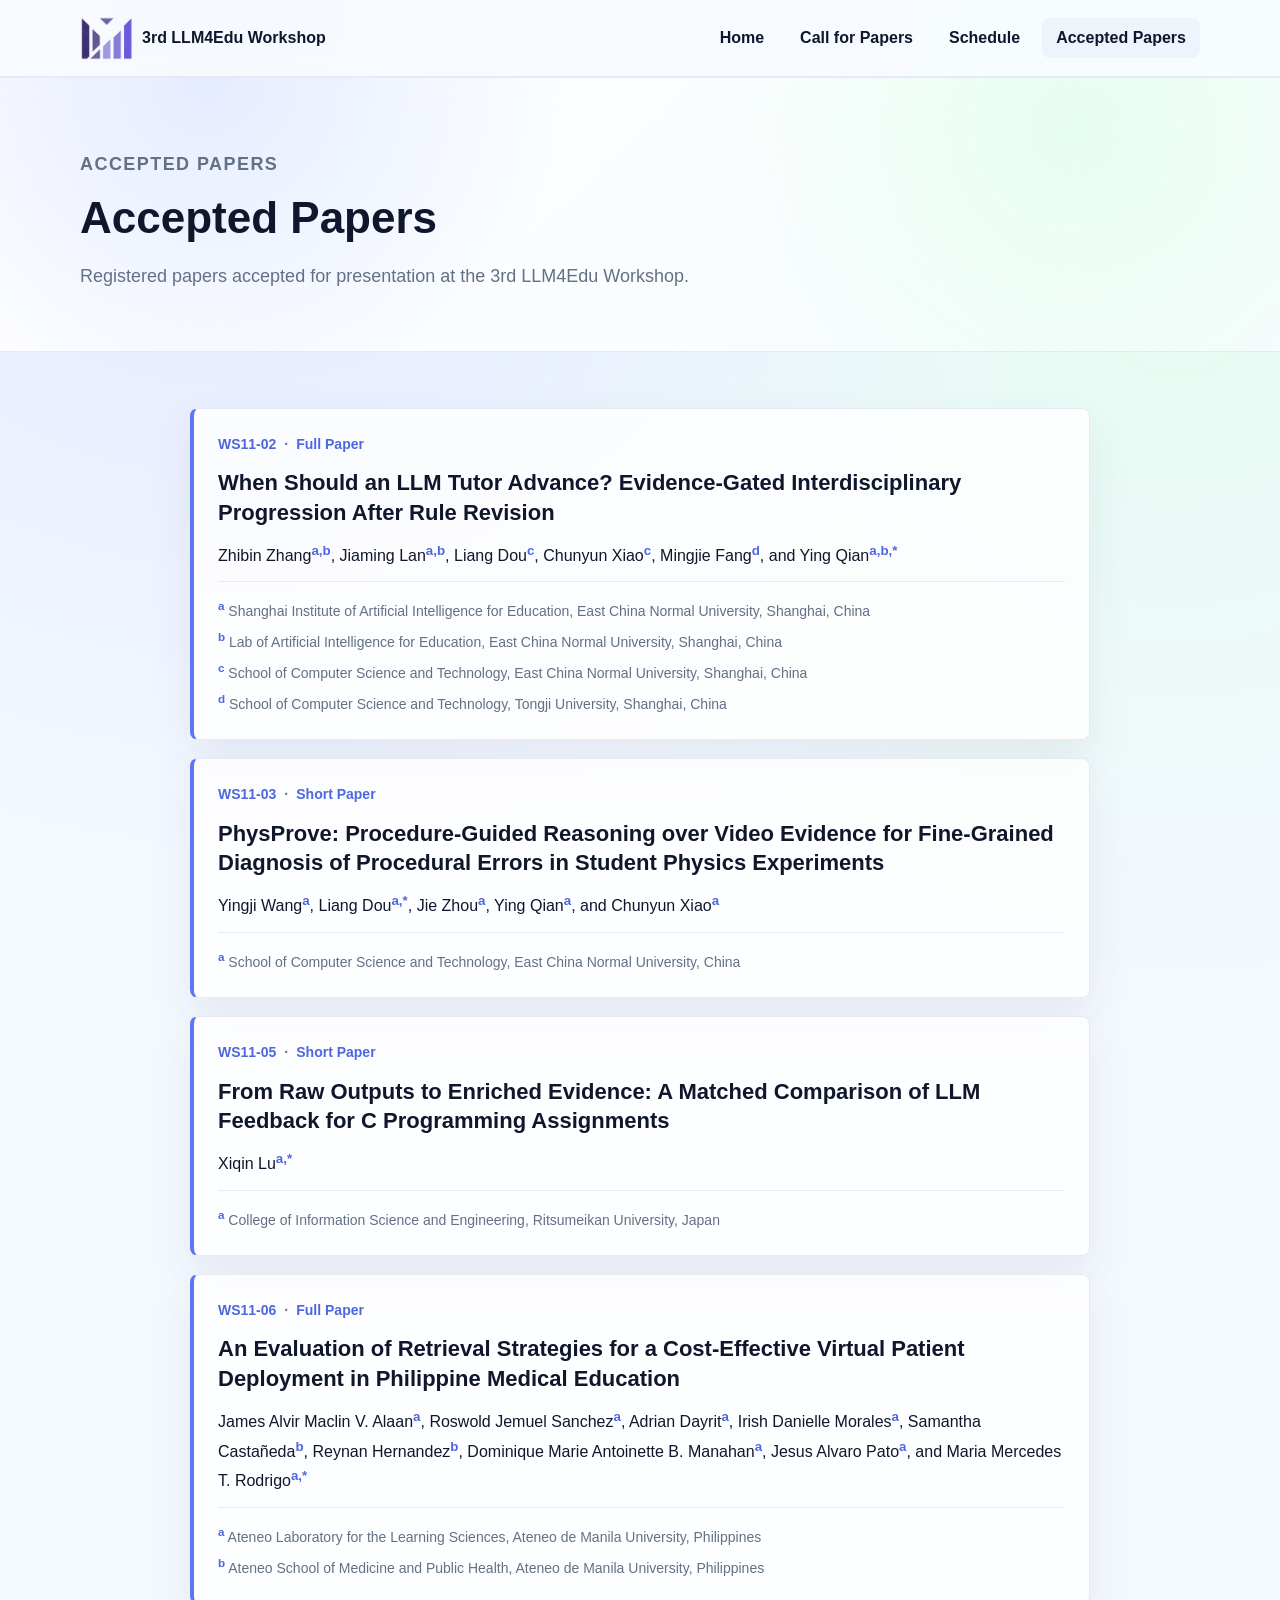
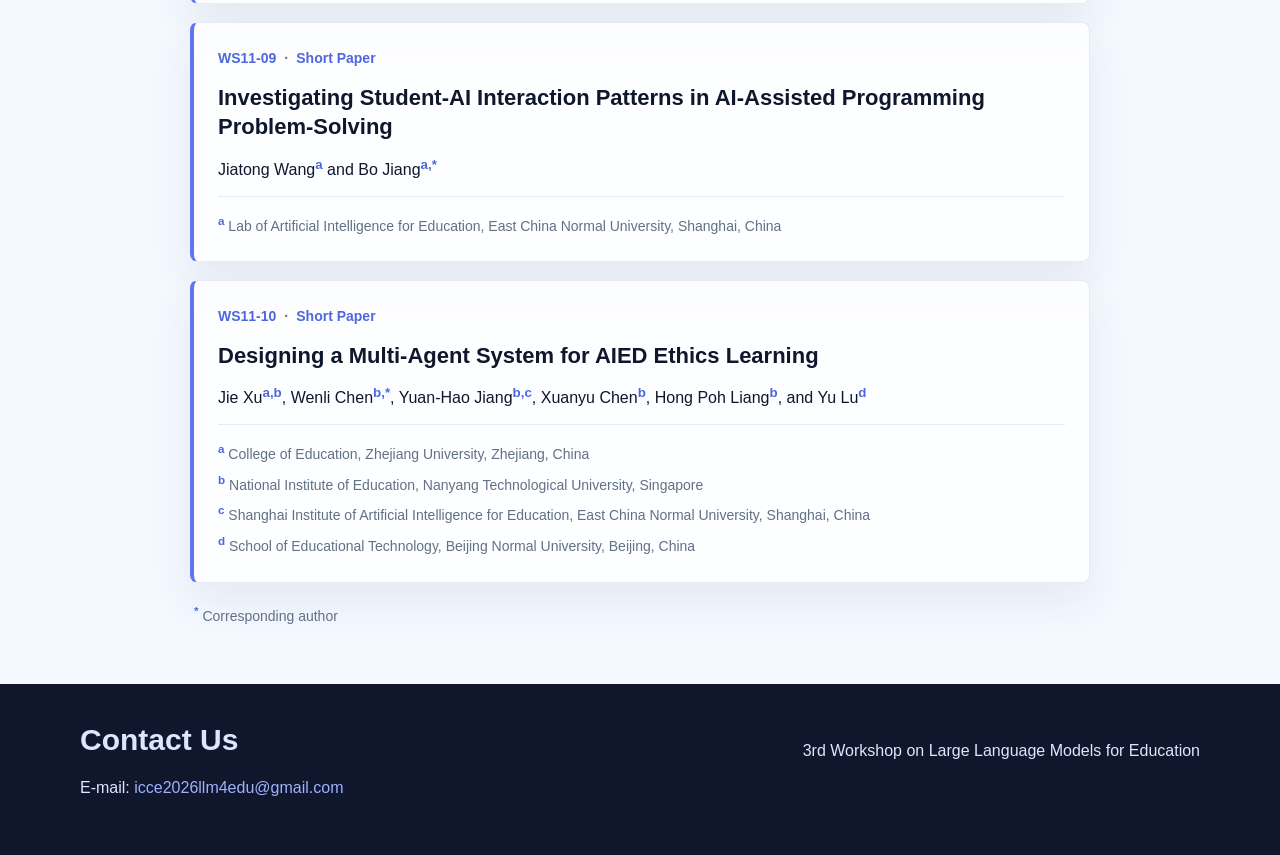
<file: acceptence.html>
<!DOCTYPE html>

<html lang="en">
  <head>
    <meta charset="utf-8" />
    <meta name="viewport" content="width=device-width, initial-scale=1" />
    <title>Accepted Papers | 3rd LLM4Edu Workshop</title>
    <link rel="stylesheet" href="assets/css/main.css" />
  </head>
  <body>
    <header class="site-header">
      <div class="container header-inner">
        <a class="brand" href="index.html" aria-label="LLM4Edu home">
          <img src="images/icce2026logo.png" alt="ICCE 2026" />
          <span>3rd LLM4Edu Workshop</span>
        </a>
        <button class="nav-toggle" type="button" aria-label="Open menu" aria-expanded="false" data-nav-toggle>
          &#9776;
        </button>
        <nav class="site-nav" data-nav>
          <a href="index.html">Home</a>
          <a href="call.html">Call for Papers</a>
          <a href="schedule.html">Schedule</a>
          <a href="acceptence.html" aria-current="page">Accepted Papers</a>
        </nav>
      </div>
    </header>

    <main>
      <section class="hero">
        <div class="container">
          <p class="eyebrow">Accepted Papers</p>
          <h1>Accepted Papers</h1>
          <p>Registered papers accepted for presentation at the 3rd LLM4Edu Workshop.</p>
        </div>
      </section>
    
      <section class="section">
        <div class="container content-narrow">
          <div class="accepted-papers" aria-label="List of accepted papers">
            <article class="paper-card">
              <div class="paper-meta">
                <span>WS11-02</span>
                <span>Full Paper</span>
              </div>
              <h2>When Should an LLM Tutor Advance? Evidence-Gated Interdisciplinary Progression After Rule Revision</h2>
              <p class="paper-authors">Zhibin Zhang<sup>a,b</sup>, Jiaming Lan<sup>a,b</sup>, Liang Dou<sup>c</sup>, Chunyun Xiao<sup>c</sup>, Mingjie Fang<sup>d</sup>, and Ying Qian<sup>a,b,*</sup></p>
              <ol class="paper-affiliations">
                <li><sup>a</sup> Shanghai Institute of Artificial Intelligence for Education, East China Normal University, Shanghai, China</li>
                <li><sup>b</sup> Lab of Artificial Intelligence for Education, East China Normal University, Shanghai, China</li>
                <li><sup>c</sup> School of Computer Science and Technology, East China Normal University, Shanghai, China</li>
                <li><sup>d</sup> School of Computer Science and Technology, Tongji University, Shanghai, China</li>
              </ol>
            </article>

            <article class="paper-card">
              <div class="paper-meta">
                <span>WS11-03</span>
                <span>Short Paper</span>
              </div>
              <h2>PhysProve: Procedure-Guided Reasoning over Video Evidence for Fine-Grained Diagnosis of Procedural Errors in Student Physics Experiments</h2>
              <p class="paper-authors">Yingji Wang<sup>a</sup>, Liang Dou<sup>a,*</sup>, Jie Zhou<sup>a</sup>, Ying Qian<sup>a</sup>, and Chunyun Xiao<sup>a</sup></p>
              <ol class="paper-affiliations">
                <li><sup>a</sup> School of Computer Science and Technology, East China Normal University, China</li>
              </ol>
            </article>

            <article class="paper-card">
              <div class="paper-meta">
                <span>WS11-05</span>
                <span>Short Paper</span>
              </div>
              <h2>From Raw Outputs to Enriched Evidence: A Matched Comparison of LLM Feedback for C Programming Assignments</h2>
              <p class="paper-authors">Xiqin Lu<sup>a,*</sup></p>
              <ol class="paper-affiliations">
                <li><sup>a</sup> College of Information Science and Engineering, Ritsumeikan University, Japan</li>
              </ol>
            </article>

            <article class="paper-card">
              <div class="paper-meta">
                <span>WS11-06</span>
                <span>Full Paper</span>
              </div>
              <h2>An Evaluation of Retrieval Strategies for a Cost-Effective Virtual Patient Deployment in Philippine Medical Education</h2>
              <p class="paper-authors">James Alvir Maclin V. Alaan<sup>a</sup>, Roswold Jemuel Sanchez<sup>a</sup>, Adrian Dayrit<sup>a</sup>, Irish Danielle Morales<sup>a</sup>, Samantha Casta&ntilde;eda<sup>b</sup>, Reynan Hernandez<sup>b</sup>, Dominique Marie Antoinette B. Manahan<sup>a</sup>, Jesus Alvaro Pato<sup>a</sup>, and Maria Mercedes T. Rodrigo<sup>a,*</sup></p>
              <ol class="paper-affiliations">
                <li><sup>a</sup> Ateneo Laboratory for the Learning Sciences, Ateneo de Manila University, Philippines</li>
                <li><sup>b</sup> Ateneo School of Medicine and Public Health, Ateneo de Manila University, Philippines</li>
              </ol>
            </article>

            <article class="paper-card">
              <div class="paper-meta">
                <span>WS11-09</span>
                <span>Short Paper</span>
              </div>
              <h2>Investigating Student-AI Interaction Patterns in AI-Assisted Programming Problem-Solving</h2>
              <p class="paper-authors">Jiatong Wang<sup>a</sup> and Bo Jiang<sup>a,*</sup></p>
              <ol class="paper-affiliations">
                <li><sup>a</sup> Lab of Artificial Intelligence for Education, East China Normal University, Shanghai, China</li>
              </ol>
            </article>

            <article class="paper-card">
              <div class="paper-meta">
                <span>WS11-10</span>
                <span>Short Paper</span>
              </div>
              <h2>Designing a Multi-Agent System for AIED Ethics Learning</h2>
              <p class="paper-authors">Jie Xu<sup>a,b</sup>, Wenli Chen<sup>b,*</sup>, Yuan-Hao Jiang<sup>b,c</sup>, Xuanyu Chen<sup>b</sup>, Hong Poh Liang<sup>b</sup>, and Yu Lu<sup>d</sup></p>
              <ol class="paper-affiliations">
                <li><sup>a</sup> College of Education, Zhejiang University, Zhejiang, China</li>
                <li><sup>b</sup> National Institute of Education, Nanyang Technological University, Singapore</li>
                <li><sup>c</sup> Shanghai Institute of Artificial Intelligence for Education, East China Normal University, Shanghai, China</li>
                <li><sup>d</sup> School of Educational Technology, Beijing Normal University, Beijing, China</li>
              </ol>
            </article>
          </div>
          <p class="corresponding-note"><sup>*</sup> Corresponding author</p>
        </div>
      </section>
    </main>
    
    <footer class="site-footer">
      <div class="container footer-grid">
        <div>
          <h2>Contact Us</h2>
          <p>E-mail: <a href="mailto:icce2026llm4edu@gmail.com">icce2026llm4edu@gmail.com</a></p>
        </div>
        <p>3rd Workshop on Large Language Models for Education</p>
      </div>
    </footer>
    
    <script src="assets/js/main.js"></script>

</body>
</html>
</file>
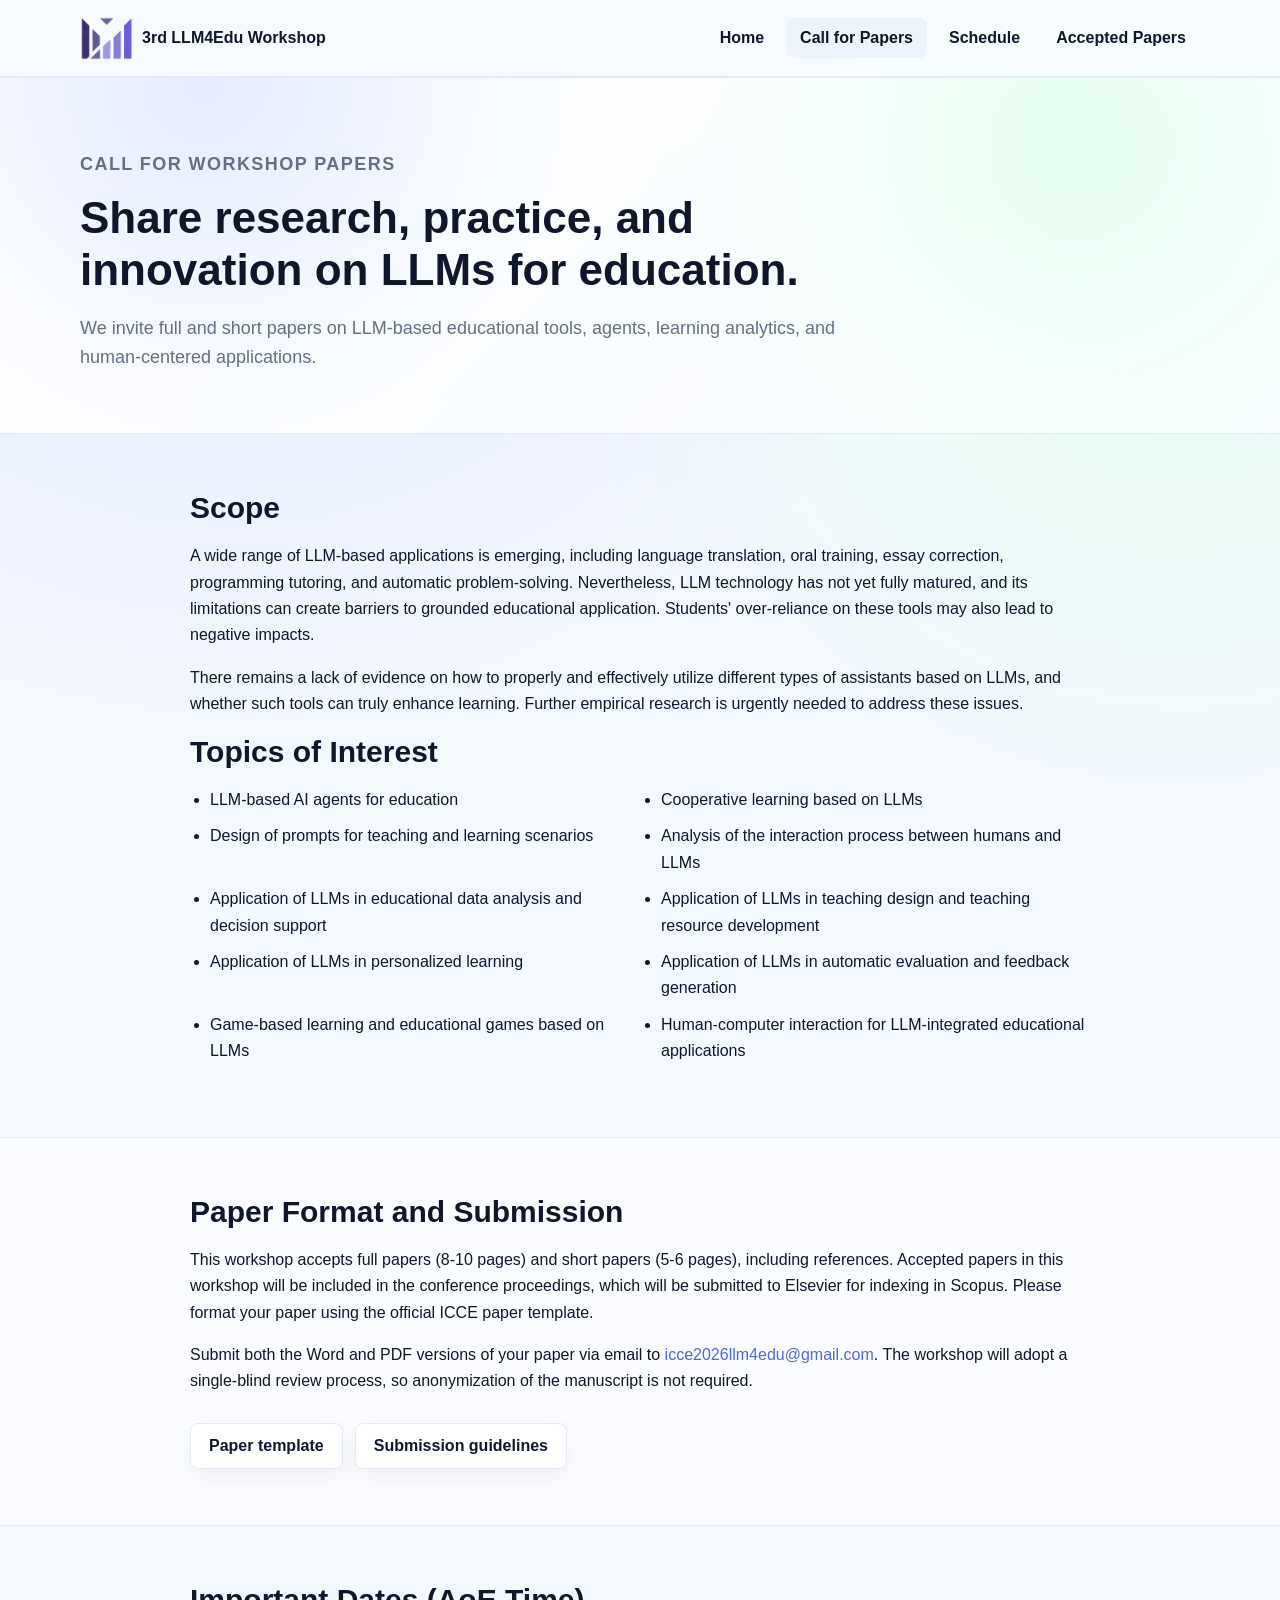
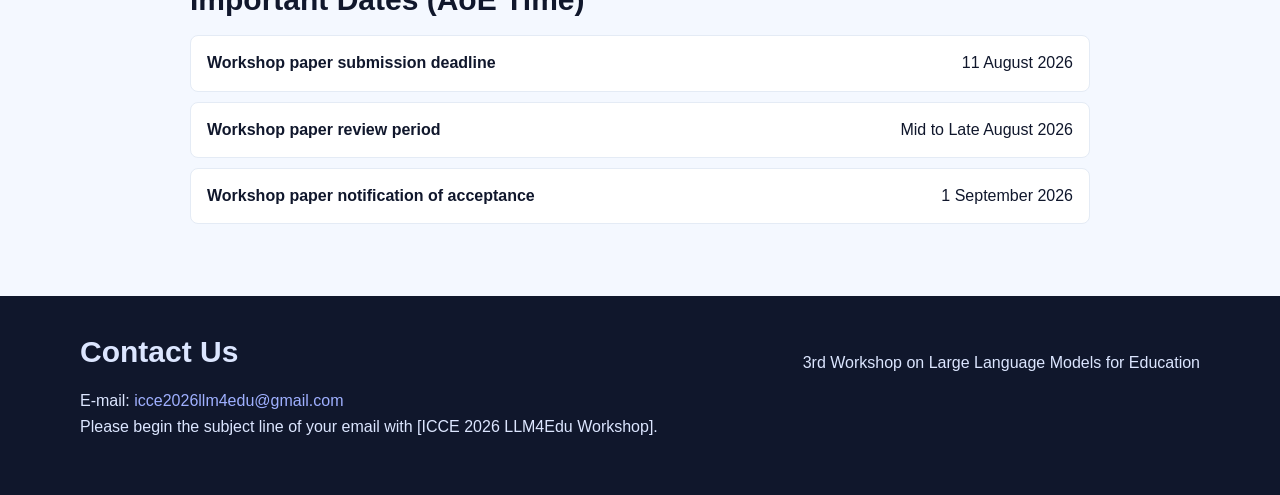
<file: call.html>
<!DOCTYPE html>
<html lang="en">
  <head>
    <meta charset="utf-8" />
    <meta name="viewport" content="width=device-width, initial-scale=1" />
    <title>Call for Papers | 3rd LLM4Edu Workshop</title>
    <link rel="stylesheet" href="assets/css/main.css" />
  </head>
  <body>
    <header class="site-header">
      <div class="container header-inner">
        <a class="brand" href="index.html" aria-label="LLM4Edu home">
          <img src="images/icce2026logo.png" alt="ICCE 2026" />
          <span>3rd LLM4Edu Workshop</span>
        </a>
        <button class="nav-toggle" type="button" aria-label="Open menu" aria-expanded="false" data-nav-toggle>
          &#9776;
        </button>
        <nav class="site-nav" data-nav>
          <a href="index.html">Home</a>
          <a href="call.html" aria-current="page">Call for Papers</a>
          <a href="schedule.html">Schedule</a>
          <a href="acceptence.html">Accepted Papers</a>
        </nav>
      </div>
    </header>

    <main>
      <section class="hero">
        <div class="container">
          <p class="eyebrow">Call for Workshop Papers</p>
          <h1>Share research, practice, and innovation on LLMs for education.</h1>
          <p>
            We invite full and short papers on LLM-based educational tools, agents, learning analytics, and
            human-centered applications.
          </p>
        </div>
      </section>

      <section class="section">
        <div class="container content-narrow">
          <h2>Scope</h2>
          <p>
            A wide range of LLM-based applications is emerging, including language translation, oral training, essay
            correction, programming tutoring, and automatic problem-solving. Nevertheless, LLM technology has not yet
            fully matured, and its limitations can create barriers to grounded educational application. Students'
            over-reliance on these tools may also lead to negative impacts.
          </p>
          <p>
            There remains a lack of evidence on how to properly and effectively utilize different types of assistants
            based on LLMs, and whether such tools can truly enhance learning. Further empirical research is urgently
            needed to address these issues.
          </p>

          <h2>Topics of Interest</h2>
          <ul class="topic-list">
            <li>LLM-based AI agents for education</li>
            <li>Cooperative learning based on LLMs</li>
            <li>Design of prompts for teaching and learning scenarios</li>
            <li>Analysis of the interaction process between humans and LLMs</li>
            <li>Application of LLMs in educational data analysis and decision support</li>
            <li>Application of LLMs in teaching design and teaching resource development</li>
            <li>Application of LLMs in personalized learning</li>
            <li>Application of LLMs in automatic evaluation and feedback generation</li>
            <li>Game-based learning and educational games based on LLMs</li>
            <li>Human-computer interaction for LLM-integrated educational applications</li>
          </ul>
        </div>
      </section>

      <section class="section alt">
        <div class="container content-narrow">
          <h2>Paper Format and Submission</h2>
          <p>
            This workshop accepts full papers (8-10 pages) and short papers (5-6 pages), including references.
            Accepted papers in this workshop will be included in the conference proceedings, which will be submitted
            to Elsevier for indexing in Scopus. Please format your paper using the official ICCE paper template.
          </p>
          <p>
            Submit both the Word and PDF versions of your paper via email to
            <a href="mailto:icce2026llm4edu@gmail.com">icce2026llm4edu@gmail.com</a>. The workshop will adopt a
            single-blind review process, so anonymization of the manuscript is not required.
          </p>
          <div class="button-row">
            <a class="button secondary" href="https://icce2026.csse.canterbury.ac.nz/wp-content/uploads/2026/03/ICCE2026_PaperTemplate.doc">Paper template</a>
            <a class="button secondary" href="https://icce2026.csse.canterbury.ac.nz/wp-content/uploads/2026/03/ICCE2026_SubmissionGuidelines.doc">Submission guidelines</a>
          </div>
        </div>
      </section>

      <section class="section">
        <div class="container content-narrow">
          <h2>Important Dates (AoE Time)</h2>
          <ul class="dates-list">
            <li><strong>Workshop paper submission deadline</strong><span>11 August 2026</span></li>
            <li><strong>Workshop paper review period</strong><span>Mid to Late August 2026</span></li>
            <li><strong>Workshop paper notification of acceptance</strong><span>1 September 2026</span></li>
          </ul>
        </div>
      </section>
    </main>

    <footer class="site-footer">
      <div class="container footer-grid">
        <div>
          <h2>Contact Us</h2>
          <p>
            E-mail: <a href="mailto:icce2026llm4edu@gmail.com">icce2026llm4edu@gmail.com</a><br />
            Please begin the subject line of your email with [ICCE 2026 LLM4Edu Workshop].
          </p>
        </div>
        <p>3rd Workshop on Large Language Models for Education</p>
      </div>
    </footer>

    <script src="assets/js/main.js"></script>
  </body>
</html>
</file>
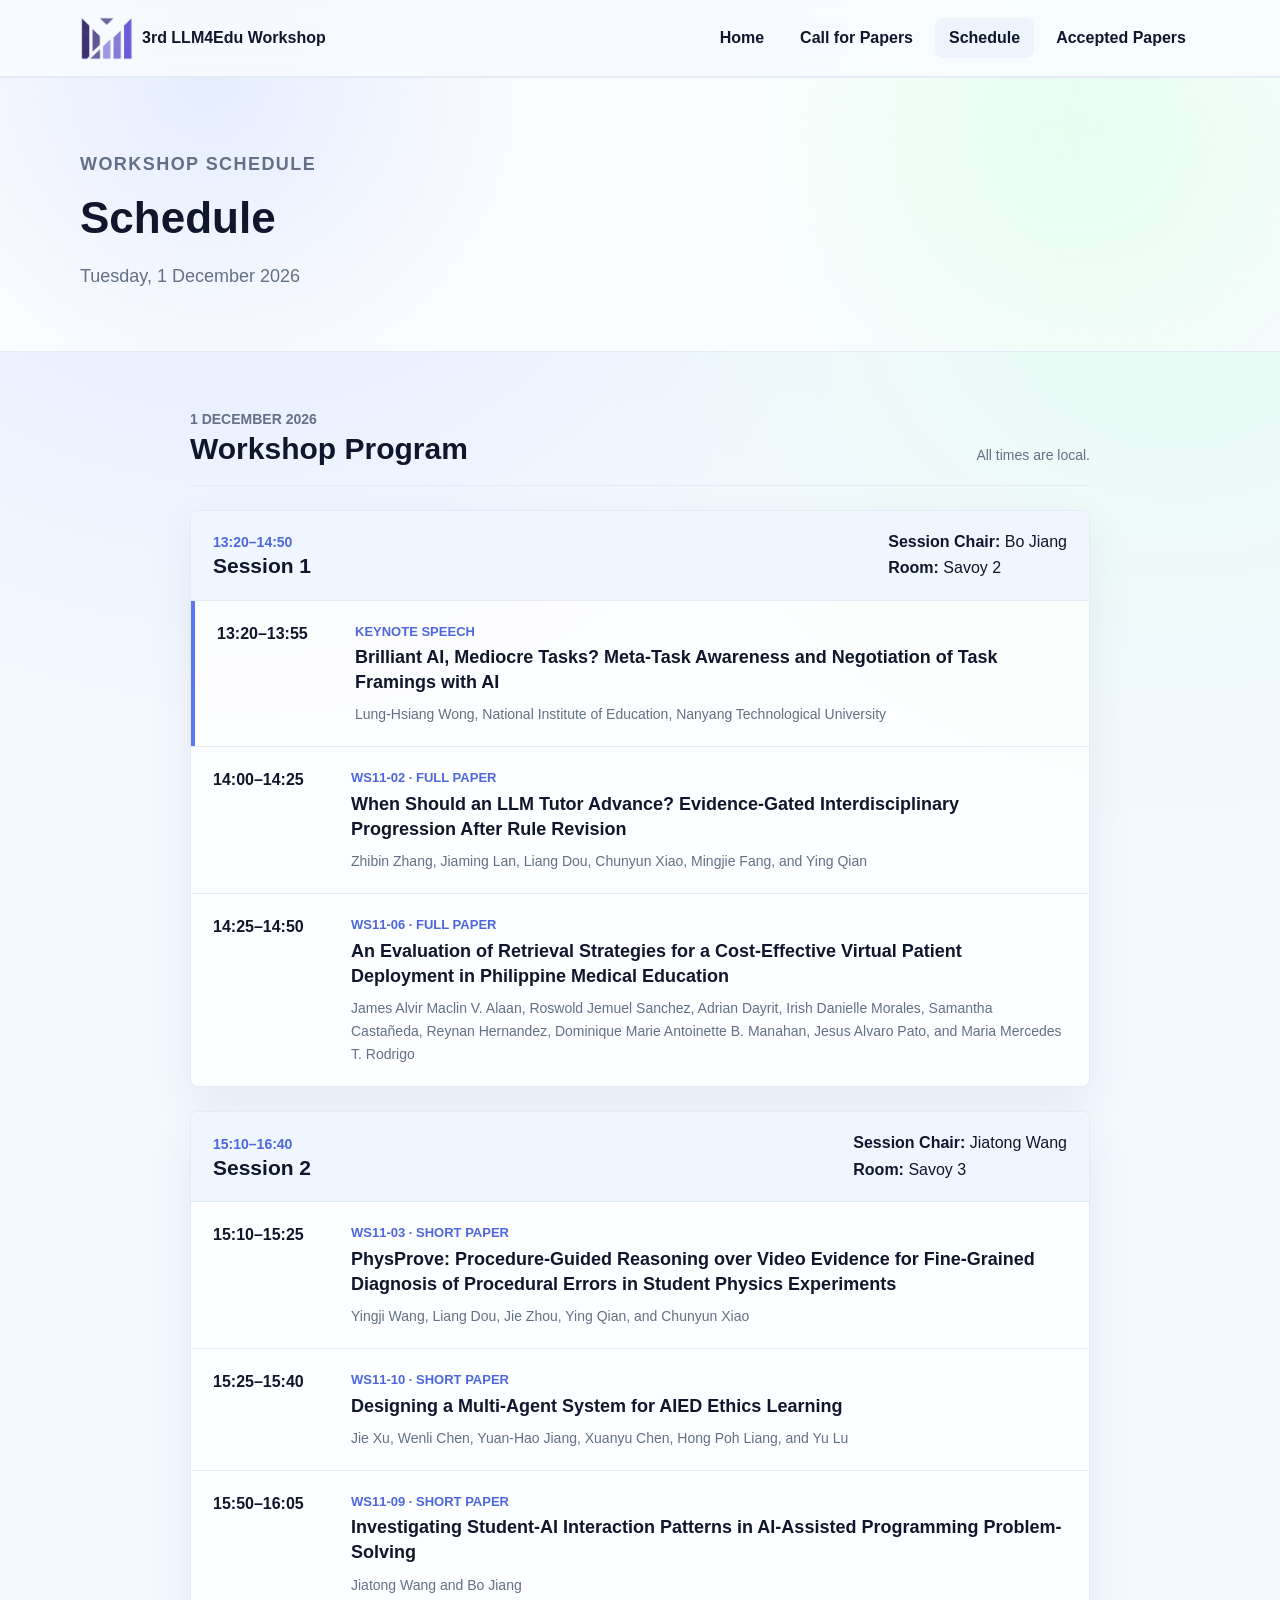
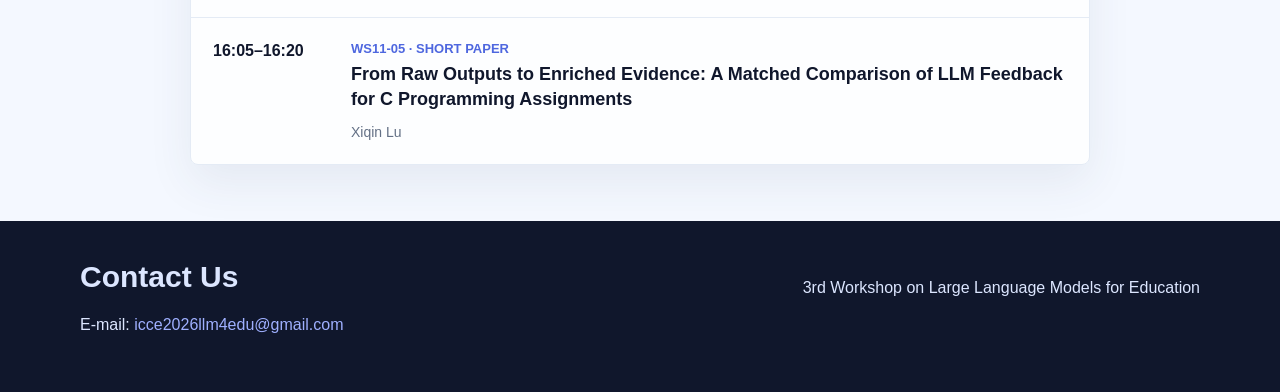
<file: schedule.html>
<!DOCTYPE html>

<html lang="en">
  <head>
    <meta charset="utf-8" />
    <meta name="viewport" content="width=device-width, initial-scale=1" />
    <title>Schedule | 3rd LLM4Edu Workshop</title>
    <link rel="stylesheet" href="assets/css/main.css" />
  </head>
  <body>
    <header class="site-header">
      <div class="container header-inner">
        <a class="brand" href="index.html" aria-label="LLM4Edu home">
          <img src="images/icce2026logo.png" alt="ICCE 2026" />
          <span>3rd LLM4Edu Workshop</span>
        </a>
        <button class="nav-toggle" type="button" aria-label="Open menu" aria-expanded="false" data-nav-toggle>
          &#9776;
        </button>
        <nav class="site-nav" data-nav>
          <a href="index.html">Home</a>
          <a href="call.html">Call for Papers</a>
          <a href="schedule.html" aria-current="page">Schedule</a>
          <a href="acceptence.html">Accepted Papers</a>
        </nav>
      </div>
    </header>

    <main>
      <section class="hero">
        <div class="container">
          <p class="eyebrow">Workshop Schedule</p>
          <h1>Schedule</h1>
          <p>Tuesday, 1 December 2026</p>
        </div>
      </section>
    
      <section class="section">
        <div class="container content-narrow">
          <div class="schedule-day">
            <div class="schedule-heading">
              <div>
                <p class="schedule-date">1 December 2026</p>
                <h2>Workshop Program</h2>
              </div>
              <p>All times are local.</p>
            </div>

            <section class="schedule-session" aria-labelledby="session-one-title">
              <header class="session-header">
                <div>
                  <p class="session-time">13:20–14:50</p>
                  <h3 id="session-one-title">Session 1</h3>
                </div>
                <p><strong>Session Chair:</strong> Bo Jiang<br /><strong>Room:</strong> Savoy 2</p>
              </header>

              <div class="schedule-items">
                <article class="schedule-item keynote-item">
                  <time datetime="2026-12-01T13:20">13:20–13:55</time>
                  <div>
                    <p class="schedule-label">Keynote Speech</p>
                    <h4>Brilliant AI, Mediocre Tasks? Meta-Task Awareness and Negotiation of Task Framings with AI</h4>
                    <p class="schedule-authors">Lung-Hsiang Wong, National Institute of Education, Nanyang Technological University</p>
                  </div>
                </article>

                <article class="schedule-item">
                  <time datetime="2026-12-01T14:00">14:00–14:25</time>
                  <div>
                    <p class="schedule-label">WS11-02 · Full Paper</p>
                    <h4>When Should an LLM Tutor Advance? Evidence-Gated Interdisciplinary Progression After Rule Revision</h4>
                    <p class="schedule-authors">Zhibin Zhang, Jiaming Lan, Liang Dou, Chunyun Xiao, Mingjie Fang, and Ying Qian</p>
                  </div>
                </article>

                <article class="schedule-item">
                  <time datetime="2026-12-01T14:25">14:25–14:50</time>
                  <div>
                    <p class="schedule-label">WS11-06 · Full Paper</p>
                    <h4>An Evaluation of Retrieval Strategies for a Cost-Effective Virtual Patient Deployment in Philippine Medical Education</h4>
                    <p class="schedule-authors">James Alvir Maclin V. Alaan, Roswold Jemuel Sanchez, Adrian Dayrit, Irish Danielle Morales, Samantha Casta&ntilde;eda, Reynan Hernandez, Dominique Marie Antoinette B. Manahan, Jesus Alvaro Pato, and Maria Mercedes T. Rodrigo</p>
                  </div>
                </article>
              </div>
            </section>

            <section class="schedule-session" aria-labelledby="session-two-title">
              <header class="session-header">
                <div>
                  <p class="session-time">15:10–16:40</p>
                  <h3 id="session-two-title">Session 2</h3>
                </div>
                <p><strong>Session Chair:</strong> Jiatong Wang<br /><strong>Room:</strong> Savoy 3</p>
              </header>

              <div class="schedule-items">
                <article class="schedule-item">
                  <time datetime="2026-12-01T15:10">15:10–15:25</time>
                  <div>
                    <p class="schedule-label">WS11-03 · Short Paper</p>
                    <h4>PhysProve: Procedure-Guided Reasoning over Video Evidence for Fine-Grained Diagnosis of Procedural Errors in Student Physics Experiments</h4>
                    <p class="schedule-authors">Yingji Wang, Liang Dou, Jie Zhou, Ying Qian, and Chunyun Xiao</p>
                  </div>
                </article>

                <article class="schedule-item">
                  <time datetime="2026-12-01T15:25">15:25–15:40</time>
                  <div>
                    <p class="schedule-label">WS11-10 · Short Paper</p>
                    <h4>Designing a Multi-Agent System for AIED Ethics Learning</h4>
                    <p class="schedule-authors">Jie Xu, Wenli Chen, Yuan-Hao Jiang, Xuanyu Chen, Hong Poh Liang, and Yu Lu</p>
                  </div>
                </article>

                <article class="schedule-item">
                  <time datetime="2026-12-01T15:50">15:50–16:05</time>
                  <div>
                    <p class="schedule-label">WS11-09 · Short Paper</p>
                    <h4>Investigating Student-AI Interaction Patterns in AI-Assisted Programming Problem-Solving</h4>
                    <p class="schedule-authors">Jiatong Wang and Bo Jiang</p>
                  </div>
                </article>

                <article class="schedule-item">
                  <time datetime="2026-12-01T16:05">16:05–16:20</time>
                  <div>
                    <p class="schedule-label">WS11-05 · Short Paper</p>
                    <h4>From Raw Outputs to Enriched Evidence: A Matched Comparison of LLM Feedback for C Programming Assignments</h4>
                    <p class="schedule-authors">Xiqin Lu</p>
                  </div>
                </article>
              </div>
            </section>
          </div>
        </div>
      </section>
    </main>
    
    <footer class="site-footer">
      <div class="container footer-grid">
        <div>
          <h2>Contact Us</h2>
          <p>E-mail: <a href="mailto:icce2026llm4edu@gmail.com">icce2026llm4edu@gmail.com</a></p>
        </div>
        <p>3rd Workshop on Large Language Models for Education</p>
      </div>
    </footer>
    
    <script src="assets/js/main.js"></script>

</body>
</html>
</file>
<file: assets/css/main.css>
:root {
  --bg: #f4f8ff;
  --surface: #ffffff;
  --surface-soft: #f0f6ff;
  --text: #10172c;
  --muted: #637085;
  --brand: #5f76f3;
  --brand-2: #4e67df;
  --accent: #6f8ef7;
  --line: #e4ebf5;
  --shadow: 0 18px 45px rgba(49, 64, 93, 0.08);
}

* {
  box-sizing: border-box;
}

html {
  scroll-behavior: smooth;
}

body {
  margin: 0;
  color: var(--text);
  background:
    radial-gradient(circle at 18% 0%, rgba(207, 218, 255, 0.55), transparent 32%),
    radial-gradient(circle at 92% 12%, rgba(218, 255, 232, 0.56), transparent 28%),
    var(--bg);
  font-family: Arial, Helvetica, sans-serif;
  font-size: 16px;
  line-height: 1.65;
}

a {
  color: var(--brand-2);
  text-decoration: none;
}

a:hover {
  text-decoration: underline;
}

.site-header {
  position: sticky;
  top: 0;
  z-index: 10;
  background: rgba(249, 252, 255, 0.9);
  border-bottom: 1px solid var(--line);
  backdrop-filter: blur(10px);
}

.container {
  width: min(1120px, calc(100% - 40px));
  margin: 0 auto;
}

.header-inner {
  display: flex;
  align-items: center;
  justify-content: space-between;
  min-height: 76px;
  gap: 24px;
}

.brand {
  display: inline-flex;
  align-items: center;
  gap: 8px;
  color: var(--text);
  font-weight: 700;
  letter-spacing: 0;
}

.brand img {
  width: 54px;
  height: auto;
  display: block;
}

.nav-toggle {
  display: none;
  width: 42px;
  height: 42px;
  border: 1px solid var(--line);
  border-radius: 8px;
  background: var(--surface);
  color: var(--text);
  font-size: 24px;
}

.site-nav {
  display: flex;
  align-items: center;
  gap: 8px;
}

.site-nav a {
  display: inline-flex;
  align-items: center;
  min-height: 40px;
  padding: 0 14px;
  border-radius: 8px;
  color: var(--text);
  font-weight: 700;
}

.site-nav a[aria-current="page"],
.site-nav a:hover {
  background: #edf4fb;
  text-decoration: none;
}

.hero {
  padding: 72px 0 42px;
  background:
    radial-gradient(circle at 84% 18%, rgba(223, 255, 235, 0.72), transparent 32%),
    radial-gradient(circle at 16% 0%, rgba(220, 229, 255, 0.72), transparent 32%),
    linear-gradient(135deg, rgba(255, 255, 255, 0.96), rgba(248, 252, 255, 0.94));
  border-top: 1px solid var(--line);
  border-bottom: 1px solid var(--line);
  color: var(--text);
}

.hero-grid {
  display: grid;
  grid-template-columns: minmax(0, 1fr) 300px;
  gap: 48px;
  align-items: center;
}

.eyebrow {
  margin: 0 0 12px;
  color: var(--accent);
  font-size: 14px;
  font-weight: 700;
  letter-spacing: 0.08em;
  text-transform: uppercase;
}

h1,
h2,
h3 {
  margin: 0 0 18px;
  line-height: 1.18;
}

h1 {
  max-width: 840px;
  font-size: 44px;
}

h2 {
  font-size: 30px;
}

h3 {
  font-size: 21px;
}

.hero p {
  max-width: 820px;
  color: var(--muted);
  font-size: 18px;
}

.hero-actions,
.button-row {
  display: flex;
  flex-wrap: wrap;
  gap: 12px;
  margin-top: 28px;
}

.button {
  display: inline-flex;
  align-items: center;
  justify-content: center;
  min-height: 46px;
  padding: 0 18px;
  border: 1px solid transparent;
  border-radius: 8px;
  background: linear-gradient(135deg, #5d82f4, #6d63f1);
  color: #ffffff;
  font-weight: 700;
}

.button:hover {
  text-decoration: none;
  background: linear-gradient(135deg, #4c70e6, #5b55dc);
}

.button.secondary {
  background: #ffffff;
  color: var(--text);
  border-color: var(--line);
  box-shadow: 0 10px 24px rgba(49, 64, 93, 0.06);
}

.button.secondary:hover {
  background: var(--surface-soft);
}

.info-panel {
  background: rgba(255, 255, 255, 0.72);
  border: 1px solid rgba(213, 223, 239, 0.92);
  border-radius: 8px;
  padding: 24px;
}

.info-panel dl {
  display: grid;
  grid-template-columns: auto 1fr;
  gap: 10px 16px;
  margin: 0;
}

.info-panel dt {
  color: var(--accent);
  font-weight: 700;
}

.info-panel dd {
  margin: 0;
}

.section {
  padding: 56px 0;
}

.section.alt {
  background: rgba(255, 255, 255, 0.64);
  border-top: 1px solid var(--line);
  border-bottom: 1px solid var(--line);
}

.content-narrow {
  max-width: 900px;
}

.grid {
  display: grid;
  grid-template-columns: 1fr;
  gap: 18px;
}

.card {
  background: rgba(255, 255, 255, 0.78);
  border: 1px solid var(--line);
  border-radius: 8px;
  padding: 22px;
  box-shadow: var(--shadow);
}

.chair-card {
  display: grid;
  grid-template-columns: minmax(0, 1fr) 264px;
  gap: 18px;
  align-items: start;
}

.chair-card .portrait {
  order: 2;
}

.profile-card {
  display: grid;
  grid-template-columns: minmax(0, 1fr) 236px;
  gap: 18px;
  align-items: start;
}

.profile-card .portrait {
  grid-column: 2;
  grid-row: 1 / span 3;
}

.avatar {
  display: grid;
  place-items: center;
  width: 76px;
  height: 76px;
  border-radius: 8px;
  background: var(--surface-soft);
  color: var(--brand);
  font-size: 24px;
  font-weight: 700;
}

.portrait {
  max-width: 236px;
  max-height: 296px;
  width: auto;
  height: auto;
  border-radius: 8px;
  border: 1px solid var(--line);
  object-fit: contain;
  object-position: center;
  background: var(--surface-soft);
  justify-self: end;
}

.chair-card .portrait {
  max-width: 264px;
  max-height: 336px;
  width: auto;
  height: auto;
}

.portrait-jiatong {
  width: 216px;
  height: 266px;
  max-width: none;
  max-height: none;
  object-fit: cover;
}

.chair-card p {
  margin-bottom: 0;
}

.meta {
  margin: 0 0 10px;
  color: var(--muted);
  font-weight: 700;
}

.topic-list {
  display: grid;
  grid-template-columns: repeat(2, minmax(0, 1fr));
  gap: 10px 22px;
  padding-left: 20px;
}

.dates-list {
  display: grid;
  gap: 10px;
  padding: 0;
  list-style: none;
}

.dates-list li {
  display: flex;
  justify-content: space-between;
  gap: 18px;
  padding: 14px 16px;
  background: var(--surface);
  border: 1px solid var(--line);
  border-radius: 8px;
}

.placeholder {
  padding: 28px;
  border: 1px dashed var(--line);
  border-radius: 8px;
  background: var(--surface);
  color: var(--muted);
}

.accepted-papers {
  display: grid;
  gap: 18px;
}

.section-intro {
  margin: -6px 0 24px;
  color: var(--muted);
}

.paper-card {
  padding: 24px;
  background: rgba(255, 255, 255, 0.82);
  border: 1px solid var(--line);
  border-left: 4px solid var(--brand);
  border-radius: 8px;
  box-shadow: var(--shadow);
}

.paper-card h2,
.paper-card h3 {
  margin-bottom: 12px;
  font-size: 22px;
  line-height: 1.35;
}

.paper-meta {
  display: flex;
  flex-wrap: wrap;
  gap: 8px;
  margin-bottom: 12px;
  color: var(--brand-2);
  font-size: 14px;
  font-weight: 700;
}

.paper-meta span + span::before {
  content: "\00b7";
  margin-right: 8px;
  color: var(--muted);
}

.paper-authors {
  margin: 0 0 12px;
  color: var(--text);
}

.paper-affiliations {
  display: grid;
  gap: 4px;
  margin: 0;
  padding: 14px 0 0;
  border-top: 1px solid var(--line);
  color: var(--muted);
  font-size: 14px;
  list-style: none;
}

.paper-card sup,
.corresponding-note sup {
  color: var(--brand-2);
  font-weight: 700;
}

.corresponding-note {
  margin: 18px 4px 0;
  color: var(--muted);
  font-size: 14px;
}

.schedule-day {
  display: grid;
  gap: 24px;
}

.schedule-heading {
  display: flex;
  align-items: end;
  justify-content: space-between;
  gap: 24px;
  padding-bottom: 18px;
  border-bottom: 1px solid var(--line);
}

.schedule-heading h2,
.schedule-heading p {
  margin-bottom: 0;
}

.schedule-heading > p,
.schedule-date {
  color: var(--muted);
  font-size: 14px;
}

.schedule-date {
  margin: 0 0 6px;
  font-weight: 700;
  text-transform: uppercase;
}

.schedule-session {
  min-width: 0;
  overflow: hidden;
  border: 1px solid var(--line);
  border-radius: 8px;
  background: rgba(255, 255, 255, 0.82);
  box-shadow: var(--shadow);
}

.session-header {
  display: flex;
  align-items: center;
  justify-content: space-between;
  gap: 24px;
  padding: 18px 22px;
  background: var(--surface-soft);
  border-bottom: 1px solid var(--line);
}

.session-header h3,
.session-header p {
  margin: 0;
}

.session-time {
  color: var(--brand-2);
  font-size: 14px;
  font-weight: 700;
}

.schedule-items {
  display: grid;
}

.schedule-item {
  display: grid;
  grid-template-columns: 118px minmax(0, 1fr);
  min-width: 0;
  gap: 20px;
  padding: 20px 22px;
}

.schedule-item > div {
  min-width: 0;
}

.schedule-item + .schedule-item {
  border-top: 1px solid var(--line);
}

.schedule-item time {
  color: var(--text);
  font-weight: 700;
  white-space: nowrap;
}

.schedule-item h4 {
  margin: 3px 0 8px;
  font-size: 18px;
  line-height: 1.4;
  overflow-wrap: anywhere;
}

.schedule-label,
.schedule-authors {
  margin: 0;
}

.schedule-label {
  color: var(--brand-2);
  font-size: 13px;
  font-weight: 700;
  text-transform: uppercase;
}

.schedule-authors {
  color: var(--muted);
  font-size: 14px;
  overflow-wrap: anywhere;
}

.keynote-item {
  border-left: 4px solid var(--brand);
}

.site-footer {
  padding: 38px 0;
  color: #dce6ff;
  background: #10172c;
}

.site-footer a {
  color: #9fb0ff;
}

.footer-grid {
  display: grid;
  grid-template-columns: minmax(0, 1fr) auto;
  gap: 30px;
}

.small {
  color: var(--muted);
  font-size: 14px;
}

@media (max-width: 840px) {
  .header-inner {
    min-height: 68px;
  }

  .nav-toggle {
    display: inline-grid;
    place-items: center;
  }

  .site-nav {
    position: absolute;
    top: 68px;
    right: 20px;
    left: 20px;
    display: none;
    flex-direction: column;
    align-items: stretch;
    padding: 12px;
    background: var(--surface);
    border: 1px solid var(--line);
    border-radius: 8px;
    box-shadow: var(--shadow);
  }

  .site-nav.is-open {
    display: flex;
  }

  .hero {
    padding: 46px 0 32px;
  }

  .hero-grid,
  .grid,
  .footer-grid,
  .topic-list {
    grid-template-columns: 1fr;
  }

  h1 {
    font-size: 34px;
  }

  .dates-list li {
    display: block;
  }
}

@media (max-width: 560px) {
  .paper-card {
    padding: 20px 18px;
  }

  .paper-card h2,
  .paper-card h3 {
    font-size: 20px;
  }

  .schedule-heading,
  .session-header {
    display: block;
  }

  .schedule-heading > p,
  .session-header > p {
    margin-top: 8px;
  }

  .schedule-item {
    grid-template-columns: 1fr;
    gap: 8px;
    padding: 18px;
  }

  .chair-card,
  .profile-card {
    grid-template-columns: 1fr;
  }

  .profile-card .portrait {
    grid-column: auto;
    grid-row: auto;
    order: -1;
    max-width: 236px;
    max-height: 296px;
    width: auto;
    height: auto;
    justify-self: start;
  }

  .chair-card .portrait {
    grid-column: auto;
    grid-row: auto;
    order: -1;
    max-width: 264px;
    max-height: 336px;
    width: auto;
    height: auto;
    justify-self: start;
  }

  .profile-card .portrait-jiatong {
    width: 216px;
    height: 266px;
    max-width: none;
    max-height: none;
  }
}
</file>
